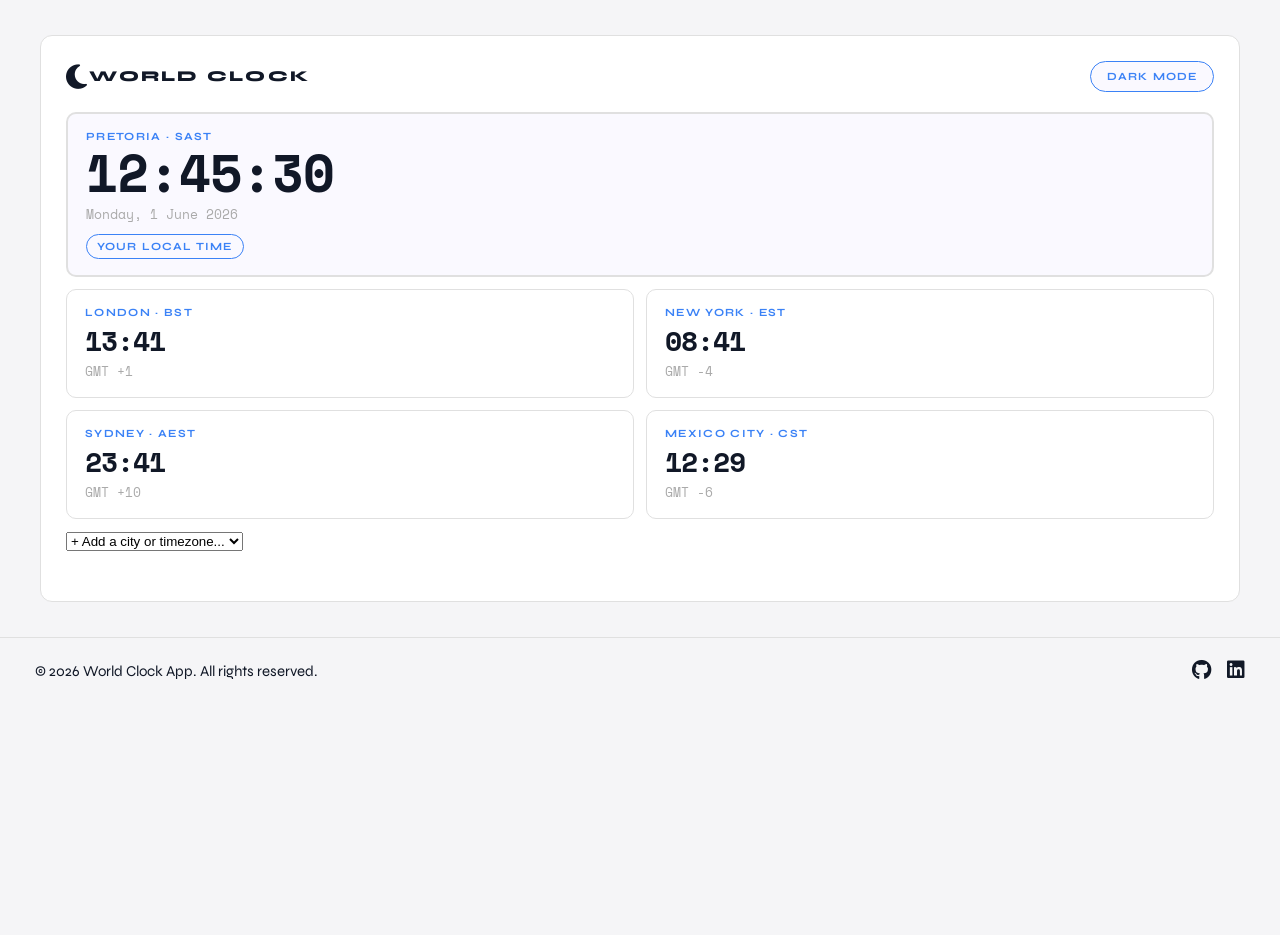
<file: homepage.html>
<!doctype html>
<html lang="en">
  <head>
    <meta charset="UTF-8" />
    <meta name="viewport" content="width=device-width, initial-scale=1.0" />
    <title>World Clock App</title>
    <link rel="stylesheet" href="css/styles.css" />
    <link
      rel="stylesheet"
      href="https://cdnjs.cloudflare.com/ajax/libs/font-awesome/6.5.0/css/all.min.css"
    />
    <link rel="preconnect" href="https://fonts.googleapis.com" />
    <link rel="preconnect" href="https://fonts.gstatic.com" crossorigin />
    <link
      href="https://fonts.googleapis.com/css2?family=Space+Mono:wght@400;700&family=Syne:wght@400;700;800&display=swap"
      rel="stylesheet"
    />
  </head>
  <body>
    <div class="app-container">
      <!-- ==HEADER== -->

      <header class="header">
        <div class="app-logo">
          <h1><i class="fa-solid fa-moon logo-icon"></i>World Clock</h1>
        </div>
        <button class="theme-toggle">Dark Mode</button>
      </header>

      <!-- ==HERO== -->

      <section class="hero-section">
        <div class="local-city-name">
          <h2>Pretoria · SAST</h2>
        </div>
        <div class="local-hero-time">
          <span>12:45:30</span>
        </div>
        <div class="local-hero-date">
          <span>Monday, 1 June 2026</span>
        </div>
        <div class="local-hero-badge">
          <span>Your Local Time</span>
        </div>
      </section>

      <!-- FEATURED CITIES -->

      <section class="city-clock-grid">
        <!-- Clock Card 1 -->

        <article class="city-clock-card" data-zone="Europe/London">
          <h3>London · BST</h3>
          <div class="city-card-time">13:41</div>
          <p>GMT +1</p>
        </article>

        <!-- Clock Card 2 -->

        <article class="city-clock-card" data-zone="America/New_York">
          <h3>New York · EST</h3>
          <div class="city-card-time">08:41</div>
          <p>GMT -4</p>
        </article>

        <!-- Clock Card 3 -->

        <article class="city-clock-card" data-zone="Australia/Sydney">
          <h3>Sydney · AEST</h3>
          <div class="city-card-time">23:41</div>
          <p>GMT +10</p>
        </article>

        <!-- Clock Card 4 -->

        <article class="city-clock-card" data-zone="America/Mexico_City">
          <h3>Mexico City · CST</h3>
          <div class="city-card-time">12:29</div>
          <p>GMT -6</p>
        </article>
      </section>

      <!-- TIMEZONE SELECTOR -->

      <section class="timezone">
        <select id="timezone-dropdown">
          <option value="">+ Add a city or timezone...</option>
          <option value="Europe/Paris">Paris</option>
          <option value="Europe/Berlin">Berlin</option>
          <option value="America/Toronto">Toronto</option>
          <option value="Asia/Singapore">Singapore</option>
          <option value="Africa/Accra">Accra</option>
        </select>
      </section>
    </div>

    <!-- ==FOOTER== -->

    <footer class="footer">
      <p>&copy; 2026 World Clock App. All rights reserved.</p>
      <div class="footer-links">
        <a
          href="https://github.com/Mandi-Lekalakala"
          target="_blank"
          aria-label="GitHub"
        >
          <i class="fa-brands fa-github"></i>
        </a>
        <a
          href="https://www.linkedin.com/in/mandilekalakala"
          target="_blank"
          aria-label="LinkedIn"
        >
          <i class="fa-brands fa-linkedin"></i>
        </a>
      </div>
    </footer>

    <script src="javascript/home.js"></script>
  </body>
</html>
</file>
<file: css/styles.css>
* {
  box-sizing: border-box;
  margin: 0;
  padding: 0;
}

:root {
  --bg-page: #f5f5f7;
  --bg-container: #ffffff;
  --bg-card: #ffffff;
  --bg-hero: #faf9ff;
  --bg-toggle: #faf9ff;
  --border-color: #e0e0e0;
  --text-primary: #111827;
  --text-muted: #aaaaaa;
  --accent: #3b82f6;
  --search-bg: #ffffff;
  --result-hover-bg: #f0f7ff;
}

body.dark-mode {
  --bg-page: #0f1117;
  --bg-container: #1a1d27;
  --bg-card: #1e2130;
  --bg-hero: #1e2130;
  --bg-toggle: #1e2130;
  --border-color: #2e3245;
  --text-primary: #e5e7eb;
  --text-muted: #6b7280;
  --accent: #60a5fa;
  --search-bg: #1e2130;
  --result-hover-bg: #252840;
}

body {
  background-color: var(--bg-page);
  font-family: "Syne", sans-serif;
  min-height: 100vh;
}

.app-container {
  max-width: 1200px;
  margin: 35px auto;
  padding: 25px;
  padding-bottom: 50px;
  border: 1px solid var(--border-color);
  border-radius: 12px;
  background-color: var(--bg-container);
}

.header {
  display: flex;
  justify-content: space-between;
  align-items: center;
  margin-bottom: 20px;
}

.app-logo .logo-icon {
  font-size: 28px;
  vertical-align: middle;
}

.app-logo h1 {
  font-size: 15px;
  font-weight: 900;
  letter-spacing: 0.15em;
  line-height: 1;
  text-transform: uppercase;
  color: var(--text-primary);
}

.theme-toggle {
  background: var(--bg-toggle);
  color: var(--accent);
  border: 1px solid var(--accent);
  border-radius: 20px;
  padding: 8px 16px;
  cursor: pointer;
  font-family: "Syne", sans-serif;
  font-size: 11px;
  font-weight: 700;
  letter-spacing: 0.1em;
  text-transform: uppercase;
}

.hero-section {
  background: var(--bg-hero);
  border: 2px solid var(--border-color);
  border-radius: 10px;
  padding: 16px 18px;
  margin-bottom: 12px;
  transition: border-color 0.3s ease;
  cursor: pointer;
}

.hero-section:hover {
  border-color: var(--accent);
}

.local-city-name h2 {
  font-size: 11px;
  font-weight: 700;
  letter-spacing: 0.12em;
  text-transform: uppercase;
  color: var(--accent);
  margin-bottom: 4px;
}

.local-hero-time span {
  font-family: "Space Mono", monospace;
  font-size: 52px;
  font-weight: 700;
  color: var(--text-primary);
  letter-spacing: -1px;
  line-height: 1;
}

.local-hero-date span {
  font-family: "Space Mono", monospace;
  font-size: 13px;
  color: var(--text-muted);
  margin-top: 5px;
  display: block;
}

.local-hero-badge span {
  display: inline-block;
  background: var(--bg-toggle);
  color: var(--accent);
  border: 1px solid var(--accent);
  font-size: 11px;
  font-weight: 700;
  letter-spacing: 0.1em;
  text-transform: uppercase;
  padding: 5px 10px;
  border-radius: 20px;
  margin-top: 10px;
}

.city-clock-grid {
  display: grid;
  grid-template-columns: 1fr 1fr;
  gap: 12px;
  margin-bottom: 12px;
}

.city-clock-card {
  background: var(--bg-card);
  border: 1px solid var(--border-color);
  border-radius: 10px;
  padding: 16px 18px;
  transition: border-color 0.3s ease;
  position: relative;
}

.city-clock-card:hover {
  border-color: var(--accent);
}

.city-clock-card h3 {
  font-size: 11px;
  font-weight: 700;
  letter-spacing: 0.12em;
  text-transform: uppercase;
  color: var(--accent);
  margin-bottom: 8px;
}

.city-card-time {
  font-family: "Space Mono", monospace;
  font-size: 28px;
  font-weight: 700;
  color: var(--text-primary);
  letter-spacing: -1px;
  line-height: 1;
}

.city-clock-card p {
  font-family: "Space Mono", monospace;
  font-size: 13px;
  color: var(--text-muted);
  margin-top: 6px;
}

.remove-card-btn {
  position: absolute;
  top: 10px;
  right: 12px;
  background: none;
  border: none;
  cursor: pointer;
  color: var(--text-primary);
  font-size: 13px;
  padding: 0;
  line-height: 1;
}

.remove-card-btn:hover {
  color: var(--accent);
}

.timezone {
  margin-top: 12px;
}

.search-container {
  position: relative;
  margin-top: 12px;
}

.search-input {
  display: block;
  width: 100%;
  padding: 15px 14px;
  background: var(--search-bg);
  border: 1px solid var(--border-color);
  border-radius: 8px;
  color: var(--text-primary);
  font-family: "Syne", sans-serif;
  font-size: 15px;
  outline: none;
}

.search-input:focus {
  border-color: var(--accent);
}

.search-results {
  position: absolute;
  top: 100%;
  left: 0;
  width: 100%;
  background: var(--search-bg);
  border: 1px solid var(--border-color);
  border-radius: 8px;
  list-style: none;
  max-height: 200px;
  overflow-y: auto;
  display: none;
  z-index: 10;
}

.search-results li {
  padding: 10px 14px;
  font-size: 13px;
  color: var(--text-primary);
  cursor: pointer;
  font-family: "Syne", sans-serif;
}

.search-results li:hover {
  background: var(--result-hover-bg);
  color: var(--accent);
}

.footer {
  width: 100%;
  padding: 20px 35px;
  display: flex;
  justify-content: space-between;
  align-items: center;
  border-top: 1px solid var(--border-color);
  margin-top: auto;
}

.footer p {
  font-size: 15px;
  color: var(--text-primary);
}

.footer-links {
  display: flex;
  gap: 16px;
}

.footer-links a {
  font-size: 20px;
  color: var(--text-primary);
  transition: color 0.3s ease;
}

.footer-links a:hover {
  color: var(--accent);
}
</file>
